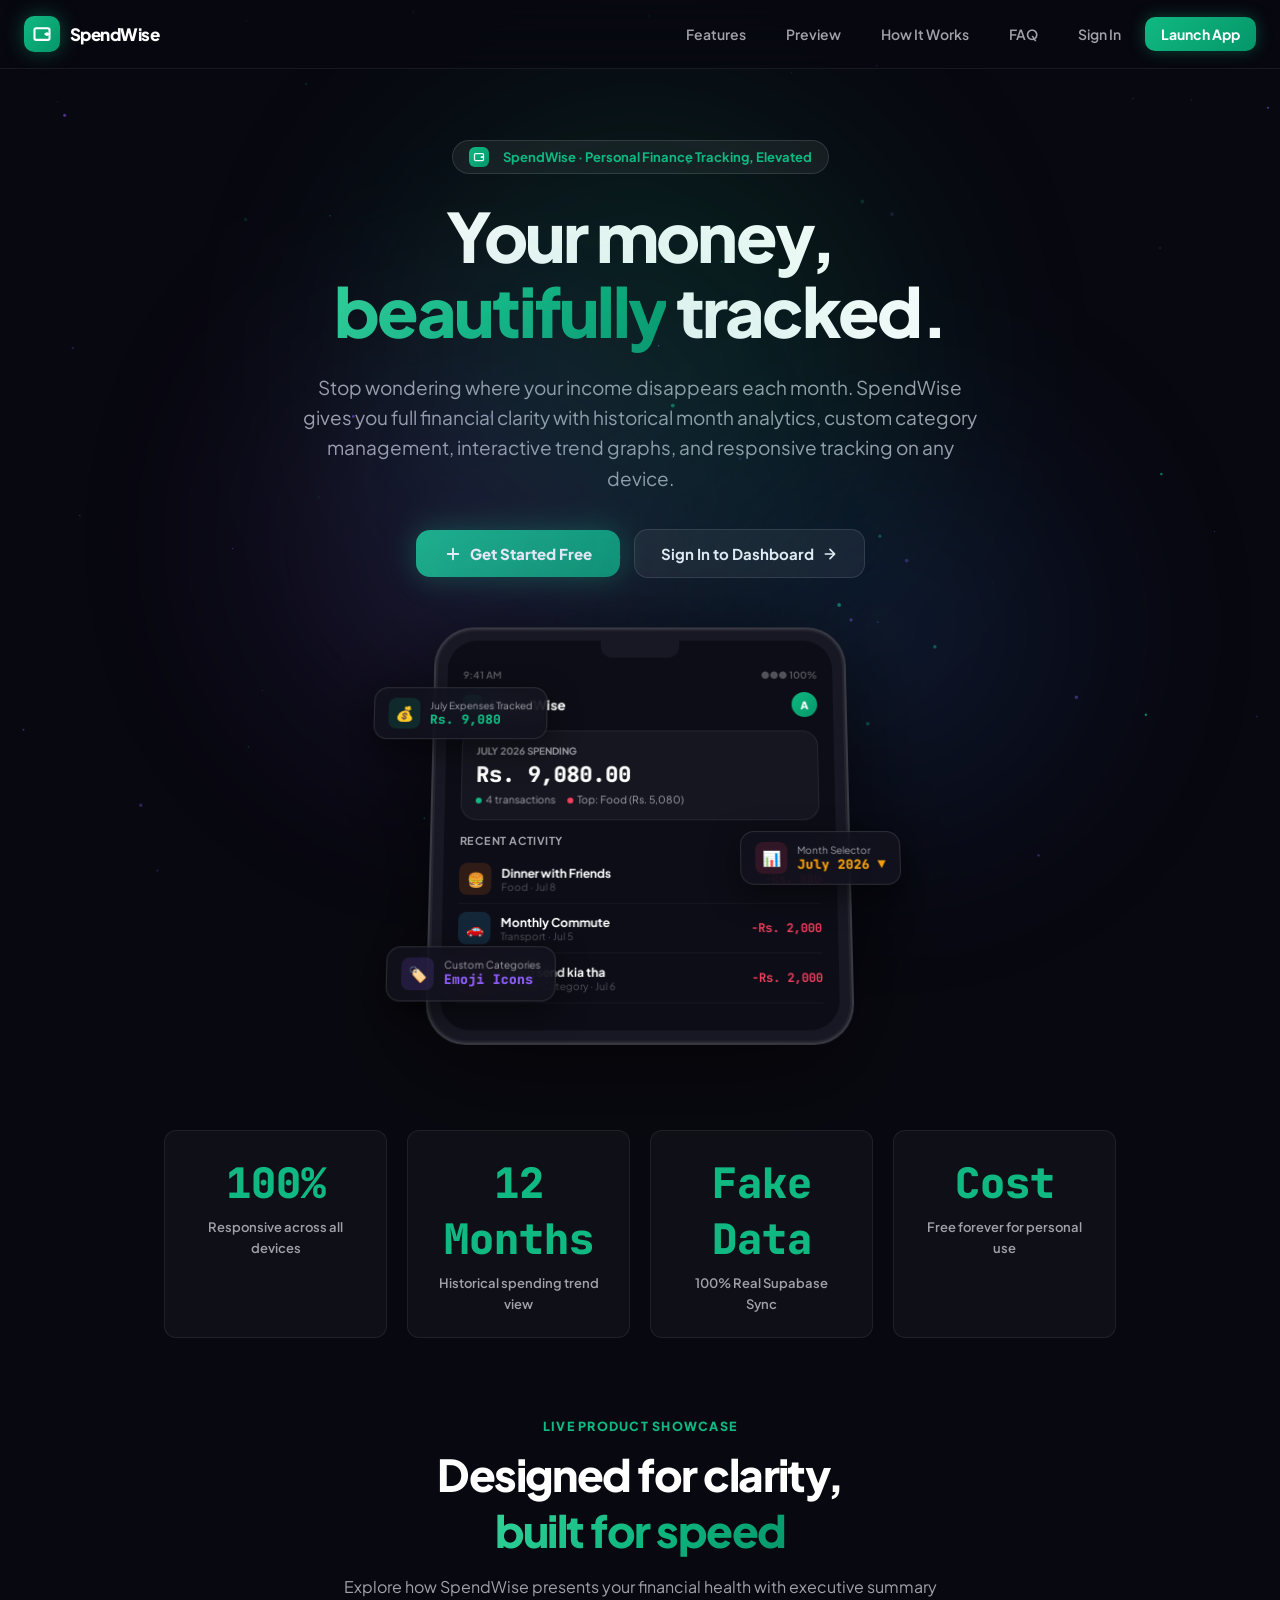
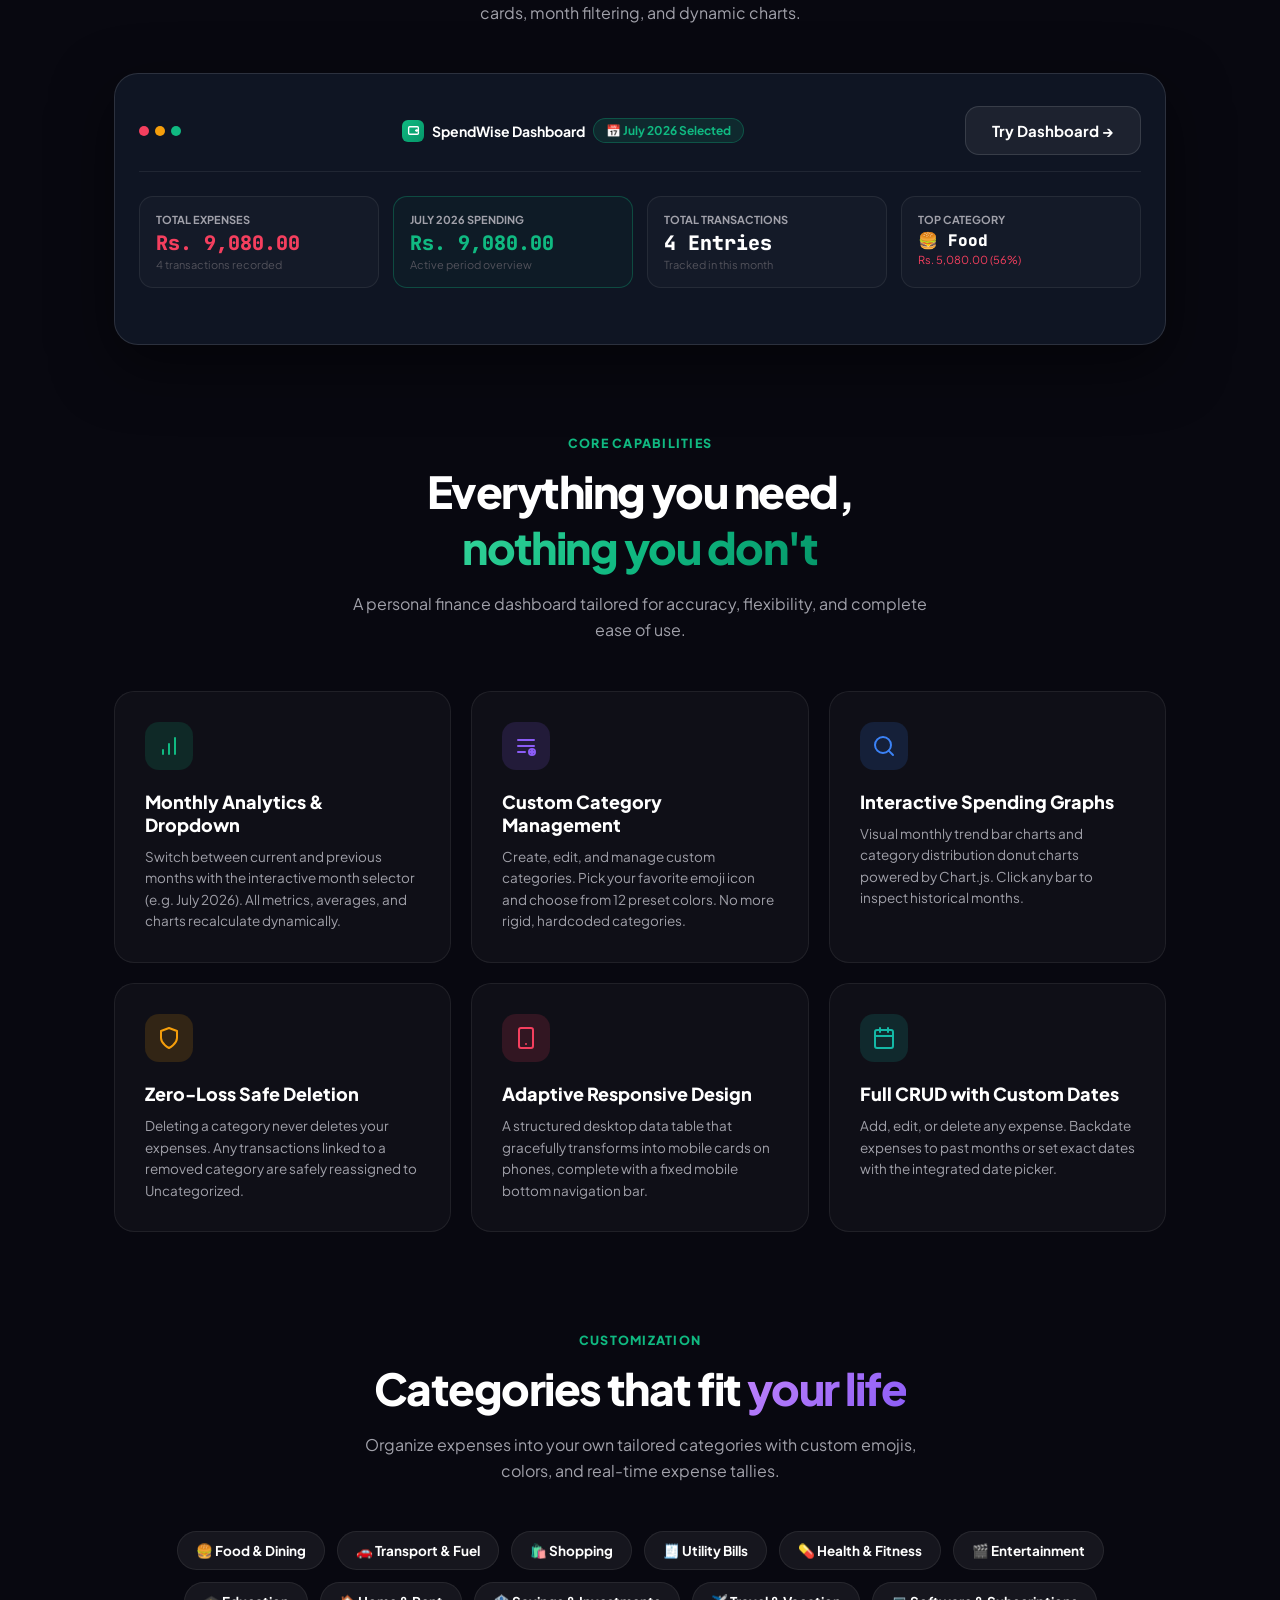
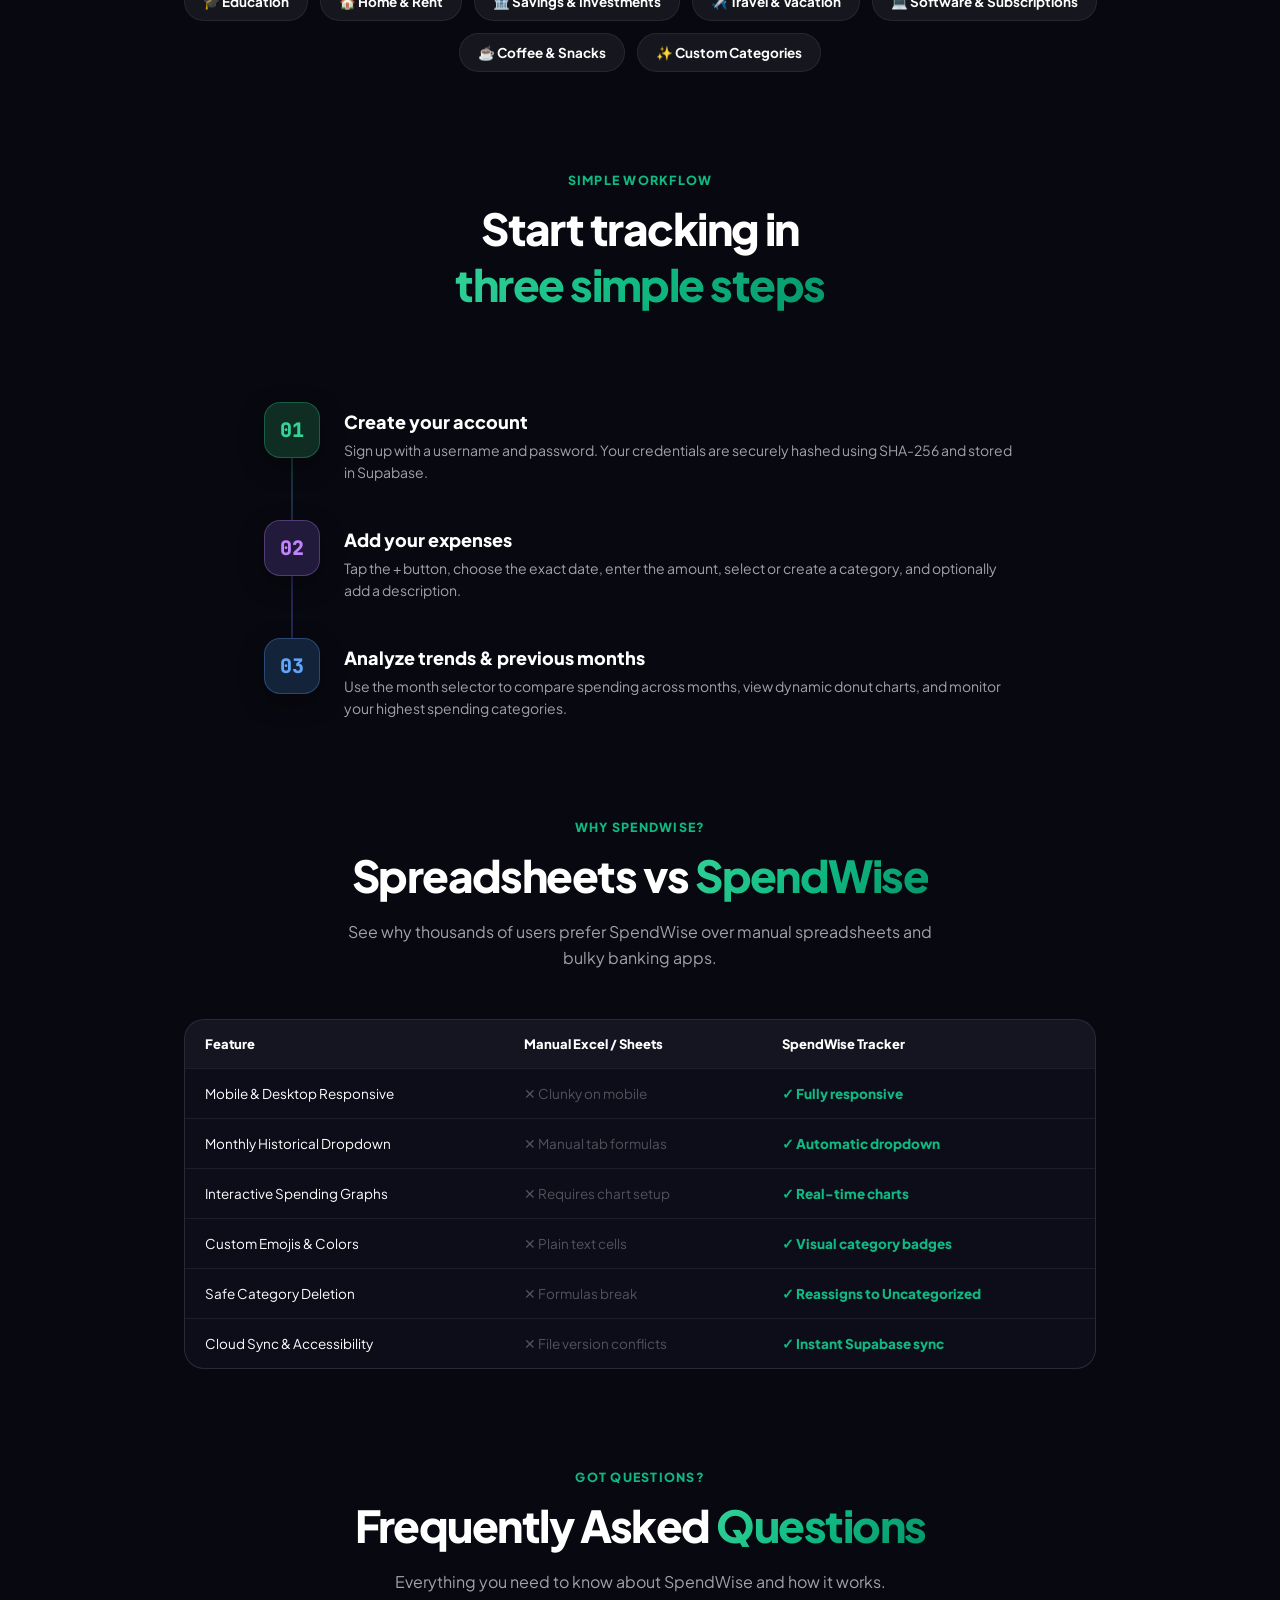
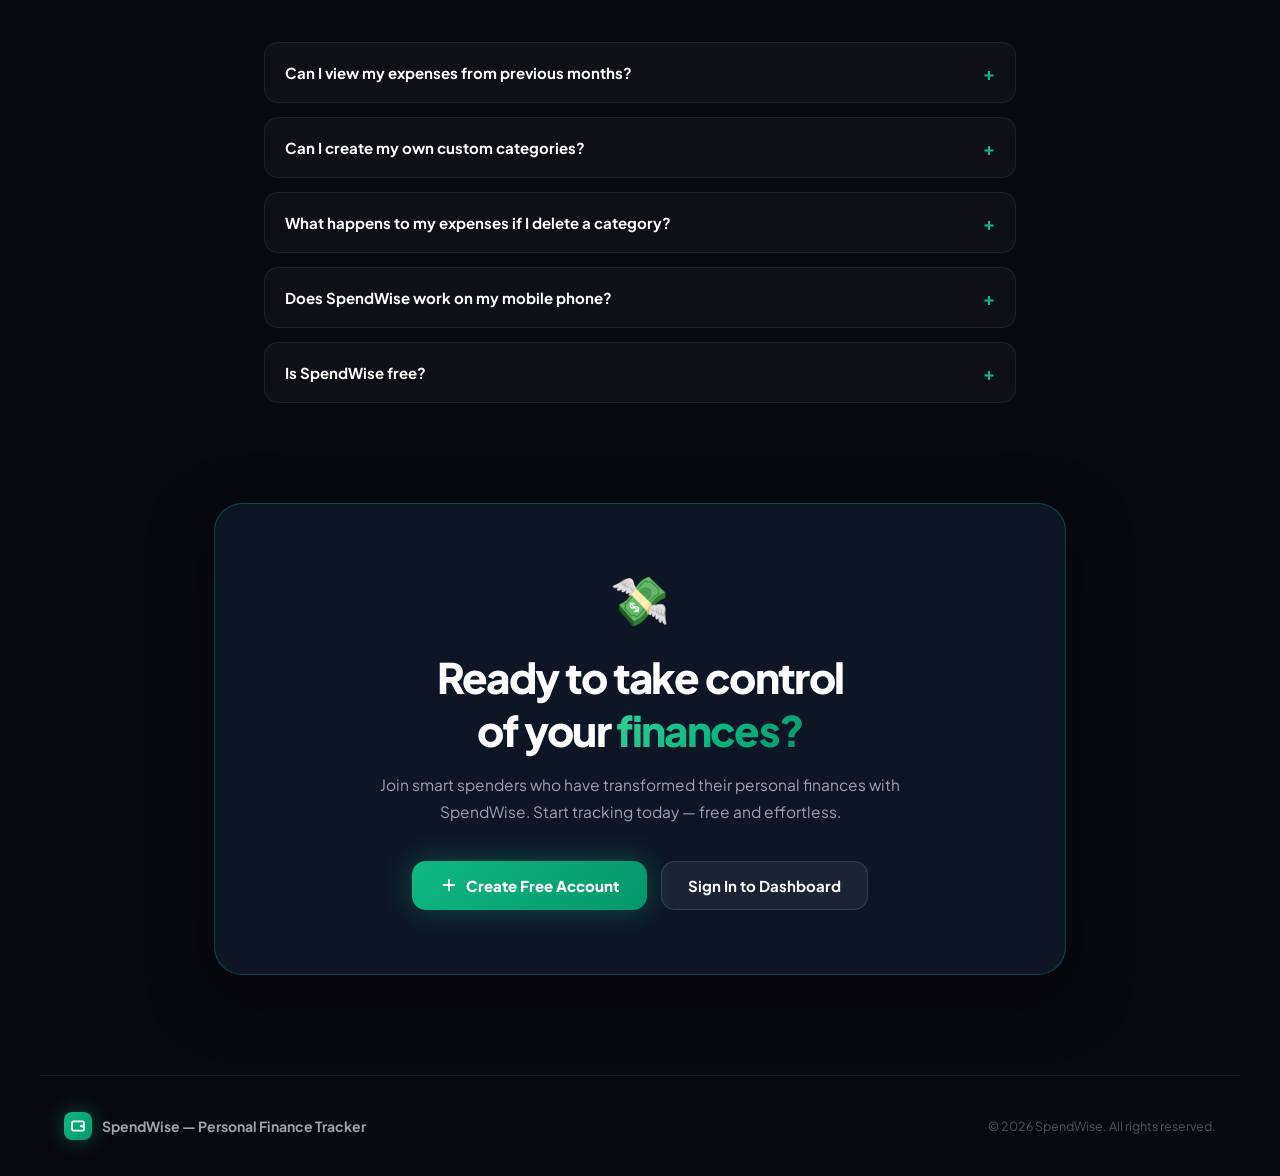
<file: index.html>
<!DOCTYPE html>
<html lang="en">
<head>
<meta charset="UTF-8" />
<meta name="viewport" content="width=device-width, initial-scale=1.0, maximum-scale=1, viewport-fit=cover" />
<title>SpendWise — Smart Personal Finance & Expense Tracker</title>
<meta name="description" content="Take control of your money with SpendWise. Track expenses, analyze monthly trends with interactive charts, manage custom categories, and build better financial habits." />
<link rel="preconnect" href="https://fonts.googleapis.com">
<link rel="preconnect" href="https://fonts.gstatic.com" crossorigin>
<link href="https://fonts.googleapis.com/css2?family=Plus+Jakarta+Sans:wght@400;500;600;700;800;900&family=JetBrains+Mono:wght@400;600;700&display=swap" rel="stylesheet">
<link rel="icon" type="image/svg+xml" href="favicon.svg" />
<link rel="alternate icon" type="image/svg+xml" href="data:image/svg+xml,%3Csvg xmlns='http://www.w3.org/2000/svg' viewBox='0 0 32 32' fill='none'%3E%3Cdefs%3E%3ClinearGradient id='g' x1='0' y1='0' x2='32' y2='32' gradientUnits='userSpaceOnUse'%3E%3Cstop stop-color='%2310b981'/%3E%3Cstop offset='100%25' stop-color='%23059669'/%3E%3C/linearGradient%3E%3C/defs%3E%3Crect width='32' height='32' rx='9' fill='url(%23g)'/%3E%3Cg transform='translate(4, 4)'%3E%3Cpath d='M21 12V7a2 2 0 0 0-2-2H5a2 2 0 0 0-2 2v10a2 2 0 0 0 2 2h14a2 2 0 0 0 2-2v-3' stroke='%23ffffff' stroke-width='2.2' stroke-linecap='round' stroke-linejoin='round'/%3E%3Cpath d='M16 12h5' stroke='%23ffffff' stroke-width='2.2' stroke-linecap='round' stroke-linejoin='round'/%3E%3Ccircle cx='18' cy='12' r='1.2' fill='%23ffffff'/%3E%3C/g%3E%3C/svg%3E" />
<link rel="apple-touch-icon" href="favicon.svg" />
<link rel="stylesheet" href="css/landing.css" />
</head>
<body>

<!-- Interactive Particle Canvas Background -->
<canvas id="bg-canvas"></canvas>

<!-- ════════════ NAVIGATION ════════════ -->
<nav id="main-nav">
  <a href="index.html" class="nav-brand">
    <div class="nav-logo">
      <svg viewBox="0 0 24 24" fill="none" stroke="#fff" stroke-width="2.5" stroke-linecap="round" stroke-linejoin="round">
        <path d="M21 12V7a2 2 0 0 0-2-2H5a2 2 0 0 0-2 2v10a2 2 0 0 0 2 2h14a2 2 0 0 0 2-2v-3"/>
        <path d="M16 12h5"/><circle cx="18" cy="12" r="1" fill="#fff"/>
      </svg>
    </div>
    <span class="nav-name">SpendWise</span>
  </a>
  <div class="nav-links">
    <a href="#features">Features</a>
    <a href="#preview">Preview</a>
    <a href="#how-it-works">How It Works</a>
    <a href="#faq">FAQ</a>
    <a href="app.html?mode=login">Sign In</a>
    <a href="app.html?mode=signup" class="btn-nav-cta">Launch App</a>
  </div>
</nav>

<!-- ════════════ HERO SECTION ════════════ -->
<section class="hero-section">
  <div class="blob blob-1"></div>
  <div class="blob blob-2"></div>
  <div class="blob blob-3"></div>

  <div class="hero-badge">
    <div class="nav-logo" style="width:20px;height:20px;border-radius:6px;box-shadow:none;display:inline-flex;margin-right:6px;">
      <svg viewBox="0 0 24 24" fill="none" stroke="#fff" stroke-width="2.5" stroke-linecap="round" stroke-linejoin="round" style="width:12px;height:12px;">
        <path d="M21 12V7a2 2 0 0 0-2-2H5a2 2 0 0 0-2 2v10a2 2 0 0 0 2 2h14a2 2 0 0 0 2-2v-3"/>
        <path d="M16 12h5"/><circle cx="18" cy="12" r="1" fill="#fff"/>
      </svg>
    </div>
    SpendWise · Personal Finance Tracking, Elevated
  </div>

  <h1 class="hero-title">
    Your money,<br>
    <span class="gradient-text">beautifully</span> tracked.
  </h1>

  <p class="hero-sub">
    Stop wondering where your income disappears each month. SpendWise gives you full financial clarity with historical month analytics, custom category management, interactive trend graphs, and responsive tracking on any device.
  </p>

  <div class="hero-cta">
    <a href="app.html?mode=signup" class="btn-primary" id="cta-signup-hero">
      <svg width="18" height="18" viewBox="0 0 24 24" fill="none" stroke="currentColor" stroke-width="2.5" stroke-linecap="round" stroke-linejoin="round"><path d="M12 5v14M5 12h14"/></svg>
      Get Started Free
    </a>
    <a href="app.html?mode=login" class="btn-secondary" id="cta-login-hero">
      Sign In to Dashboard
      <svg width="16" height="16" viewBox="0 0 24 24" fill="none" stroke="currentColor" stroke-width="2.5" stroke-linecap="round" stroke-linejoin="round"><path d="M5 12h14M12 5l7 7-7 7"/></svg>
    </a>
  </div>

  <!-- 3D Parallax Device Mockup -->
  <div class="mockup-scene">
    <div class="mockup-wrapper">
      <!-- Floating Badges -->
      <div class="float-badge fb-1">
        <div class="fb-icon" style="background:rgba(16,185,129,0.15)">💰</div>
        <div class="fb-text">
          <span class="fb-label">July Expenses Tracked</span>
          <span class="fb-val" style="color:#10b981">Rs. 9,080</span>
        </div>
      </div>
      <div class="float-badge fb-2">
        <div class="fb-icon" style="background:rgba(244,63,94,0.15)">📊</div>
        <div class="fb-text">
          <span class="fb-label">Month Selector</span>
          <span class="fb-val" style="color:#f59e0b">July 2026 ▼</span>
        </div>
      </div>
      <div class="float-badge fb-3">
        <div class="fb-icon" style="background:rgba(139,92,246,0.15)">🏷️</div>
        <div class="fb-text">
          <span class="fb-label">Custom Categories</span>
          <span class="fb-val" style="color:#8b5cf6">Emoji Icons</span>
        </div>
      </div>

      <!-- Phone Mockup Frame -->
      <div class="mock-phone">
        <div class="mock-screen">
          <div class="mock-notch"></div>
          <div class="mock-status">
            <span>9:41 AM</span>
            <span>●●● 100%</span>
          </div>
          <div class="mock-topbar">
            <div style="display:flex;align-items:center;gap:7px;">
              <div class="nav-logo" style="width:20px;height:20px;border-radius:6px;box-shadow:none;display:inline-flex;">
                <svg viewBox="0 0 24 24" fill="none" stroke="#fff" stroke-width="2.5" stroke-linecap="round" stroke-linejoin="round" style="width:12px;height:12px;">
                  <path d="M21 12V7a2 2 0 0 0-2-2H5a2 2 0 0 0-2 2v10a2 2 0 0 0 2 2h14a2 2 0 0 0 2-2v-3"/>
                  <path d="M16 12h5"/><circle cx="18" cy="12" r="1" fill="#fff"/>
                </svg>
              </div>
              <span class="mock-topbar-title">SpendWise</span>
            </div>
            <div class="mock-avatar">A</div>
          </div>
          <div class="mock-balance-card">
            <div class="mock-balance-lbl">July 2026 Spending</div>
            <div class="mock-balance-amt">Rs. 9,080.00</div>
            <div class="mock-balance-row">
              <span><span class="mock-dot" style="background:#10b981"></span>4 transactions</span>
              <span><span class="mock-dot" style="background:#f43f5e"></span>Top: Food (Rs. 5,080)</span>
            </div>
          </div>
          <div class="mock-section-title">Recent Activity</div>
          <div class="mock-tx">
            <div class="mock-tx-icon" style="background:rgba(249,115,22,0.15)">🍔</div>
            <div class="mock-tx-info">
              <div class="mock-tx-name">Dinner with Friends</div>
              <div class="mock-tx-date">Food · Jul 8</div>
            </div>
            <div class="mock-tx-amt">-Rs. 880</div>
          </div>
          <div class="mock-tx">
            <div class="mock-tx-icon" style="background:rgba(56,189,248,0.15)">🚗</div>
            <div class="mock-tx-info">
              <div class="mock-tx-name">Monthly Commute</div>
              <div class="mock-tx-date">Transport · Jul 5</div>
            </div>
            <div class="mock-tx-amt">-Rs. 2,000</div>
          </div>
          <div class="mock-tx">
            <div class="mock-tx-icon" style="background:rgba(244,63,94,0.15)">✨</div>
            <div class="mock-tx-info">
              <div class="mock-tx-name">Again send kia tha</div>
              <div class="mock-tx-date">Custom Category · Jul 6</div>
            </div>
            <div class="mock-tx-amt">-Rs. 2,000</div>
          </div>
          <div style="height:12px;"></div>
        </div>
      </div>
    </div>
  </div>
</section>

<!-- ════════════ STATS BAR ════════════ -->
<div class="stats-bar">
  <div class="stat-item reveal">
    <span class="stat-num" data-target="100" data-suffix="%">0</span>
    <span class="stat-label">Responsive across all devices</span>
  </div>
  <div class="stat-item reveal">
    <span class="stat-num" data-target="12" data-suffix=" Months">0</span>
    <span class="stat-label">Historical spending trend view</span>
  </div>
  <div class="stat-item reveal">
    <span class="stat-num" data-target="0" data-suffix=" Fake Data">0</span>
    <span class="stat-label">100% Real Supabase Sync</span>
  </div>
  <div class="stat-item reveal">
    <span class="stat-num" data-target="0" data-suffix=" Cost">0</span>
    <span class="stat-label">Free forever for personal use</span>
  </div>
</div>

<!-- ════════════ LIVE DASHBOARD PREVIEW ════════════ -->
<section class="preview-section" id="preview">
  <p class="section-label reveal">Live Product Showcase</p>
  <h2 class="section-title reveal">Designed for clarity,<br><span class="gradient-text">built for speed</span></h2>
  <p class="section-sub reveal">Explore how SpendWise presents your financial health with executive summary cards, month filtering, and dynamic charts.</p>

  <div class="preview-card reveal">
    <div class="preview-header-bar">
      <div class="preview-dots">
        <span style="background:#f43f5e;"></span>
        <span style="background:#f59e0b;"></span>
        <span style="background:#10b981;"></span>
      </div>
      <div class="preview-title-wrap">
        <div class="nav-logo" style="width:22px;height:22px;border-radius:6px;box-shadow:none;display:inline-flex;">
          <svg viewBox="0 0 24 24" fill="none" stroke="#fff" stroke-width="2.5" stroke-linecap="round" stroke-linejoin="round" style="width:13px;height:13px;">
            <path d="M21 12V7a2 2 0 0 0-2-2H5a2 2 0 0 0-2 2v10a2 2 0 0 0 2 2h14a2 2 0 0 0 2-2v-3"/>
            <path d="M16 12h5"/><circle cx="18" cy="12" r="1" fill="#fff"/>
          </svg>
        </div>
        <span style="font-weight:700;color:#fff;">SpendWise Dashboard</span>
        <span class="preview-month-badge">📅 July 2026 Selected</span>
      </div>
      <a href="app.html" class="btn btn-secondary btn-sm" style="color:#fff;">Try Dashboard →</a>
    </div>

    <div class="preview-metrics-row">
      <div class="p-metric-card">
        <div class="p-metric-lbl">Total Expenses</div>
        <div class="p-metric-val mono" style="color:var(--coral);">Rs. 9,080.00</div>
        <div class="p-metric-sub">4 transactions recorded</div>
      </div>
      <div class="p-metric-card" style="border-color:rgba(16,185,129,0.3); background:rgba(16,185,129,0.04);">
        <div class="p-metric-lbl">July 2026 Spending</div>
        <div class="p-metric-val mono" style="color:#10b981;">Rs. 9,080.00</div>
        <div class="p-metric-sub">Active period overview</div>
      </div>
      <div class="p-metric-card">
        <div class="p-metric-lbl">Total Transactions</div>
        <div class="p-metric-val mono">4 Entries</div>
        <div class="p-metric-sub">Tracked in this month</div>
      </div>
      <div class="p-metric-card">
        <div class="p-metric-lbl">Top Category</div>
        <div class="p-metric-val" style="font-size:16px;">🍔 Food</div>
        <div class="p-metric-sub mono" style="color:var(--coral);">Rs. 5,080.00 (56%)</div>
      </div>
    </div>
  </div>
</section>

<!-- ════════════ FEATURES SECTION ════════════ -->
<section class="features-section" id="features">
  <p class="section-label reveal">Core Capabilities</p>
  <h2 class="section-title reveal">
    Everything you need,<br><span class="gradient-text">nothing you don't</span>
  </h2>
  <p class="section-sub reveal">A personal finance dashboard tailored for accuracy, flexibility, and complete ease of use.</p>

  <div class="features-grid">
    <div class="feat-card reveal">
      <div class="feat-icon-wrap ic-green">
        <svg viewBox="0 0 24 24" fill="none" stroke="currentColor" stroke-width="2" stroke-linecap="round" stroke-linejoin="round">
          <path d="M12 20V10M18 20V4M6 20v-4"/>
        </svg>
      </div>
      <div class="feat-title">Monthly Analytics & Dropdown</div>
      <p class="feat-desc">Switch between current and previous months with the interactive month selector (e.g. July 2026). All metrics, averages, and charts recalculate dynamically.</p>
    </div>

    <div class="feat-card reveal">
      <div class="feat-icon-wrap ic-purple">
        <svg viewBox="0 0 24 24" fill="none" stroke="currentColor" stroke-width="2" stroke-linecap="round" stroke-linejoin="round">
          <path d="M4 6h16M4 12h16M4 18h7"/><circle cx="18" cy="18" r="3"/><path d="M18 16v4m-2-2h4"/>
        </svg>
      </div>
      <div class="feat-title">Custom Category Management</div>
      <p class="feat-desc">Create, edit, and manage custom categories. Pick your favorite emoji icon and choose from 12 preset colors. No more rigid, hardcoded categories.</p>
    </div>

    <div class="feat-card reveal">
      <div class="feat-icon-wrap ic-blue">
        <svg viewBox="0 0 24 24" fill="none" stroke="currentColor" stroke-width="2" stroke-linecap="round" stroke-linejoin="round">
          <circle cx="11" cy="11" r="8"/><line x1="21" y1="21" x2="16.65" y2="16.65"/>
        </svg>
      </div>
      <div class="feat-title">Interactive Spending Graphs</div>
      <p class="feat-desc">Visual monthly trend bar charts and category distribution donut charts powered by Chart.js. Click any bar to inspect historical months.</p>
    </div>

    <div class="feat-card reveal">
      <div class="feat-icon-wrap ic-gold">
        <svg viewBox="0 0 24 24" fill="none" stroke="currentColor" stroke-width="2" stroke-linecap="round" stroke-linejoin="round">
          <path d="M12 22s8-4 8-10V5l-8-3-8 3v7c0 6 8 10 8 10z"/>
        </svg>
      </div>
      <div class="feat-title">Zero-Loss Safe Deletion</div>
      <p class="feat-desc">Deleting a category never deletes your expenses. Any transactions linked to a removed category are safely reassigned to Uncategorized.</p>
    </div>

    <div class="feat-card reveal">
      <div class="feat-icon-wrap ic-coral">
        <svg viewBox="0 0 24 24" fill="none" stroke="currentColor" stroke-width="2" stroke-linecap="round" stroke-linejoin="round">
          <rect x="5" y="2" width="14" height="20" rx="2" ry="2"/><line x1="12" y1="18" x2="12.01" y2="18"/>
        </svg>
      </div>
      <div class="feat-title">Adaptive Responsive Design</div>
      <p class="feat-desc">A structured desktop data table that gracefully transforms into mobile cards on phones, complete with a fixed mobile bottom navigation bar.</p>
    </div>

    <div class="feat-card reveal">
      <div class="feat-icon-wrap ic-teal">
        <svg viewBox="0 0 24 24" fill="none" stroke="currentColor" stroke-width="2" stroke-linecap="round" stroke-linejoin="round">
          <rect x="3" y="4" width="18" height="18" rx="2" ry="2"/><line x1="16" y1="2" x2="16" y2="6"/><line x1="8" y1="2" x2="8" y2="6"/><line x1="3" y1="10" x2="21" y2="10"/>
        </svg>
      </div>
      <div class="feat-title">Full CRUD with Custom Dates</div>
      <p class="feat-desc">Add, edit, or delete any expense. Backdate expenses to past months or set exact dates with the integrated date picker.</p>
    </div>
  </div>
</section>

<!-- ════════════ CATEGORY SHOWCASE ════════════ -->
<section class="cat-showcase-section">
  <p class="section-label reveal">Customization</p>
  <h2 class="section-title reveal">Categories that fit <span class="gradient-text-purple">your life</span></h2>
  <p class="section-sub reveal">Organize expenses into your own tailored categories with custom emojis, colors, and real-time expense tallies.</p>

  <div class="cat-pills-wrap reveal">
    <div class="demo-cat-pill">🍔 Food & Dining</div>
    <div class="demo-cat-pill">🚗 Transport & Fuel</div>
    <div class="demo-cat-pill">🛍️ Shopping</div>
    <div class="demo-cat-pill">🧾 Utility Bills</div>
    <div class="demo-cat-pill">💊 Health & Fitness</div>
    <div class="demo-cat-pill">🎬 Entertainment</div>
    <div class="demo-cat-pill">🎓 Education</div>
    <div class="demo-cat-pill">🏠 Home & Rent</div>
    <div class="demo-cat-pill">🏦 Savings & Investments</div>
    <div class="demo-cat-pill">✈️ Travel & Vacation</div>
    <div class="demo-cat-pill">💻 Software & Subscriptions</div>
    <div class="demo-cat-pill">☕ Coffee & Snacks</div>
    <div class="demo-cat-pill">✨ Custom Categories</div>
  </div>
</section>

<!-- ════════════ HOW IT WORKS ════════════ -->
<section class="how-section" id="how-it-works">
  <p class="section-label reveal">Simple Workflow</p>
  <h2 class="section-title reveal">Start tracking in<br><span class="gradient-text">three simple steps</span></h2>
  <p class="section-sub reveal">No bank account linking required. Full control, complete security, instant setup.</p>

  <div class="steps">
    <div class="step">
      <div class="step-num sn-1">01</div>
      <div class="step-content">
        <div class="step-title">Create your account</div>
        <p class="step-desc">Sign up with a username and password. Your credentials are securely hashed using SHA-256 and stored in Supabase.</p>
      </div>
    </div>
    <div class="step">
      <div class="step-num sn-2">02</div>
      <div class="step-content">
        <div class="step-title">Add your expenses</div>
        <p class="step-desc">Tap the + button, choose the exact date, enter the amount, select or create a category, and optionally add a description.</p>
      </div>
    </div>
    <div class="step">
      <div class="step-num sn-3">03</div>
      <div class="step-content">
        <div class="step-title">Analyze trends & previous months</div>
        <p class="step-desc">Use the month selector to compare spending across months, view dynamic donut charts, and monitor your highest spending categories.</p>
      </div>
    </div>
  </div>
</section>

<!-- ════════════ COMPARISON TABLE ════════════ -->
<section class="comp-section">
  <p class="section-label reveal">Why SpendWise?</p>
  <h2 class="section-title reveal">Spreadsheets vs <span class="gradient-text">SpendWise</span></h2>
  <p class="section-sub reveal">See why thousands of users prefer SpendWise over manual spreadsheets and bulky banking apps.</p>

  <div class="comp-table-wrap reveal">
    <table class="comp-table">
      <thead>
        <tr>
          <th>Feature</th>
          <th>Manual Excel / Sheets</th>
          <th>SpendWise Tracker</th>
        </tr>
      </thead>
      <tbody>
        <tr>
          <td>Mobile & Desktop Responsive</td>
          <td class="comp-cross">✕ Clunky on mobile</td>
          <td class="comp-check">✓ Fully responsive</td>
        </tr>
        <tr>
          <td>Monthly Historical Dropdown</td>
          <td class="comp-cross">✕ Manual tab formulas</td>
          <td class="comp-check">✓ Automatic dropdown</td>
        </tr>
        <tr>
          <td>Interactive Spending Graphs</td>
          <td class="comp-cross">✕ Requires chart setup</td>
          <td class="comp-check">✓ Real-time charts</td>
        </tr>
        <tr>
          <td>Custom Emojis & Colors</td>
          <td class="comp-cross">✕ Plain text cells</td>
          <td class="comp-check">✓ Visual category badges</td>
        </tr>
        <tr>
          <td>Safe Category Deletion</td>
          <td class="comp-cross">✕ Formulas break</td>
          <td class="comp-check">✓ Reassigns to Uncategorized</td>
        </tr>
        <tr>
          <td>Cloud Sync & Accessibility</td>
          <td class="comp-cross">✕ File version conflicts</td>
          <td class="comp-check">✓ Instant Supabase sync</td>
        </tr>
      </tbody>
    </table>
  </div>
</section>

<!-- ════════════ FAQ ACCORDION ════════════ -->
<section class="faq-section" id="faq">
  <p class="section-label reveal">Got Questions?</p>
  <h2 class="section-title reveal">Frequently Asked <span class="gradient-text">Questions</span></h2>
  <p class="section-sub reveal">Everything you need to know about SpendWise and how it works.</p>

  <div class="faq-list">
    <div class="faq-item reveal">
      <div class="faq-question">
        <span>Can I view my expenses from previous months?</span>
        <span class="faq-toggle">+</span>
      </div>
      <div class="faq-answer">
        Yes! In both the Dashboard and Analytics sections, you can open the month dropdown selector or use the Previous/Next buttons to explore any historical month (e.g., July 2026). All metrics, charts, and transaction lists update dynamically.
      </div>
    </div>

    <div class="faq-item reveal">
      <div class="faq-question">
        <span>Can I create my own custom categories?</span>
        <span class="faq-toggle">+</span>
      </div>
      <div class="faq-answer">
        Absolutely. SpendWise allows you to create custom categories with your own custom labels, emoji icons (like 🍔, 🚗, ✈️, 💻), and custom color dots from our 12-color palette.
      </div>
    </div>

    <div class="faq-item reveal">
      <div class="faq-question">
        <span>What happens to my expenses if I delete a category?</span>
        <span class="faq-toggle">+</span>
      </div>
      <div class="faq-answer">
        Your expenses are 100% safe. SpendWise will prompt you and automatically reassign all existing transactions in that category to "Uncategorized" so that zero expense history is lost.
      </div>
    </div>

    <div class="faq-item reveal">
      <div class="faq-question">
        <span>Does SpendWise work on my mobile phone?</span>
        <span class="faq-toggle">+</span>
      </div>
      <div class="faq-answer">
        Yes! The interface is built with responsive CSS Grid and Flexbox, featuring touch-friendly cards, slide-up modal sheets, and a dedicated bottom navigation bar on mobile screens.
      </div>
    </div>

    <div class="faq-item reveal">
      <div class="faq-question">
        <span>Is SpendWise free?</span>
        <span class="faq-toggle">+</span>
      </div>
      <div class="faq-answer">
        SpendWise is completely free for personal use with unlimited transaction tracking, custom categories, and analytics.
      </div>
    </div>
  </div>
</section>

<!-- ════════════ FINAL CALL TO ACTION ════════════ -->
<section class="cta-section">
  <div class="cta-card reveal">
    <span class="cta-emoji">💸</span>
    <h2 class="cta-title">Ready to take control<br>of your <span class="gradient-text">finances?</span></h2>
    <p class="cta-sub">Join smart spenders who have transformed their personal finances with SpendWise. Start tracking today — free and effortless.</p>
    <div class="cta-btns">
      <a href="app.html?mode=signup" class="btn-primary" id="cta-signup-bottom">
        <svg width="18" height="18" viewBox="0 0 24 24" fill="none" stroke="currentColor" stroke-width="2.5" stroke-linecap="round" stroke-linejoin="round"><path d="M12 5v14M5 12h14"/></svg>
        Create Free Account
      </a>
      <a href="app.html?mode=login" class="btn-secondary" id="cta-login-bottom">
        Sign In to Dashboard
      </a>
    </div>
  </div>
</section>

<!-- ════════════ FOOTER ════════════ -->
<footer>
  <div class="footer-brand">
    <div class="nav-logo" style="width:28px;height:28px;border-radius:8px;">
      <svg viewBox="0 0 24 24" fill="none" stroke="#fff" stroke-width="2.5" stroke-linecap="round" stroke-linejoin="round" style="width:16px;height:16px;">
        <path d="M21 12V7a2 2 0 0 0-2-2H5a2 2 0 0 0-2 2v10a2 2 0 0 0 2 2h14a2 2 0 0 0 2-2v-3"/>
        <path d="M16 12h5"/><circle cx="18" cy="12" r="1" fill="#fff"/>
      </svg>
    </div>
    SpendWise — Personal Finance Tracker
  </div>
  <span class="footer-copy">© 2026 SpendWise. All rights reserved.</span>
</footer>

<!-- ════════════ SCRIPTS ════════════ -->
<script>
/* Particle Canvas Background */
(function() {
  const canvas = document.getElementById('bg-canvas');
  if (!canvas) return;
  const ctx = canvas.getContext('2d');
  let W, H, particles = [];

  function resize() {
    W = canvas.width = window.innerWidth;
    H = canvas.height = window.innerHeight;
  }

  function Particle() {
    this.x = Math.random() * W;
    this.y = Math.random() * H;
    this.vx = (Math.random() - 0.5) * 0.3;
    this.vy = (Math.random() - 0.5) * 0.3;
    this.r = Math.random() * 1.5 + 0.5;
    this.alpha = Math.random() * 0.5 + 0.15;
    this.color = Math.random() > 0.6 ? '16,185,129' : '139,92,246';
  }

  Particle.prototype.update = function() {
    this.x += this.vx; this.y += this.vy;
    if (this.x < 0) this.x = W;
    if (this.x > W) this.x = 0;
    if (this.y < 0) this.y = H;
    if (this.y > H) this.y = 0;
  };

  function init() {
    resize();
    particles = Array.from({length: 60}, () => new Particle());
  }

  function draw() {
    ctx.clearRect(0, 0, W, H);
    for (let i = 0; i < particles.length; i++) {
      for (let j = i + 1; j < particles.length; j++) {
        const p = particles[i], q = particles[j];
        const dx = p.x - q.x, dy = p.y - q.y;
        const dist = Math.sqrt(dx*dx + dy*dy);
        if (dist < 110) {
          ctx.beginPath();
          ctx.strokeStyle = `rgba(16,185,129,${0.06 * (1 - dist/110)})`;
          ctx.lineWidth = 0.5;
          ctx.moveTo(p.x, p.y);
          ctx.lineTo(q.x, q.y);
          ctx.stroke();
        }
      }
      const p = particles[i];
      ctx.beginPath();
      ctx.arc(p.x, p.y, p.r, 0, Math.PI*2);
      ctx.fillStyle = `rgba(${p.color},${p.alpha})`;
      ctx.fill();
      p.update();
    }
    requestAnimationFrame(draw);
  }

  window.addEventListener('resize', resize);
  init();
  draw();
})();

/* Scroll Reveal */
const revealObserver = new IntersectionObserver((entries) => {
  entries.forEach(entry => {
    if (entry.isIntersecting) {
      entry.target.classList.add('visible');
      revealObserver.unobserve(entry.target);
    }
  });
}, { threshold: 0.1, rootMargin: '0px 0px -40px 0px' });
document.querySelectorAll('.reveal').forEach(el => revealObserver.observe(el));

/* Animated Number Counters */
const countObserver = new IntersectionObserver((entries) => {
  entries.forEach(entry => {
    if (entry.isIntersecting) {
      const el = entry.target;
      const target = parseInt(el.dataset.target, 10);
      const suffix = el.dataset.suffix || '';
      let current = 0;
      if (target === 0) {
        el.textContent = suffix;
        countObserver.unobserve(el);
        return;
      }
      const step = Math.max(target / 40, 1);
      const timer = setInterval(() => {
        current += step;
        if (current >= target) {
          current = target;
          clearInterval(timer);
        }
        el.textContent = Math.floor(current).toLocaleString() + suffix;
      }, 25);
      countObserver.unobserve(el);
    }
  });
}, { threshold: 0.5 });
document.querySelectorAll('.stat-num[data-target]').forEach(el => countObserver.observe(el));

/* 3D Parallax on Mockup */
const wrapper = document.querySelector('.mockup-wrapper');
if (wrapper) {
  document.addEventListener('mousemove', (e) => {
    const cx = window.innerWidth / 2;
    const cy = window.innerHeight / 2;
    const dx = (e.clientX - cx) / cx;
    const dy = (e.clientY - cy) / cy;
    wrapper.style.transform = `rotateX(${8 - dy*6}deg) rotateY(${dx*8}deg) translateY(-8px)`;
  });
  document.addEventListener('mouseleave', () => {
    wrapper.style.transform = '';
  });
}

/* FAQ Accordion Toggle */
document.querySelectorAll('.faq-item').forEach(item => {
  item.addEventListener('click', () => {
    const isOpen = item.classList.contains('open');
    document.querySelectorAll('.faq-item').forEach(other => other.classList.remove('open'));
    if (!isOpen) item.classList.add('open');
  });
});

/* Nav background on scroll */
window.addEventListener('scroll', () => {
  const nav = document.getElementById('main-nav');
  if (nav) {
    if (window.scrollY > 40) nav.classList.add('scrolled');
    else nav.classList.remove('scrolled');
  }
});
</script>

</body>
</html>
</file>
<file: css/landing.css>
@import url('https://fonts.googleapis.com/css2?family=Plus+Jakarta+Sans:wght@400;500;600;700;800;900&family=JetBrains+Mono:wght@400;600;700&display=swap');

:root {
  --bg: #080810;
  --bg2: #0d0d1a;
  --accent: #10b981;
  --accent2: #059669;
  --purple: #8b5cf6;
  --blue: #3b82f6;
  --coral: #f43f5e;
  --gold: #f59e0b;
  --text: #ffffff;
  --text2: #a1a1aa;
  --text3: #52525b;
  --border: rgba(255,255,255,0.07);
  --border2: rgba(255,255,255,0.12);
  --glass: rgba(255,255,255,0.03);
  --glass2: rgba(255,255,255,0.06);
  --radius: 20px;
  --radius-sm: 12px;
}

*, *::before, *::after {
  box-sizing: border-box;
  margin: 0;
  padding: 0;
}

html {
  scroll-behavior: smooth;
}

body {
  background: var(--bg);
  color: var(--text);
  font-family: 'Plus Jakarta Sans', -apple-system, sans-serif;
  overflow-x: hidden;
  min-height: 100vh;
}

/* ═══════════════════════════════════════
   CANVAS BACKGROUND
═══════════════════════════════════════ */
#bg-canvas {
  position: fixed;
  inset: 0;
  z-index: 0;
  pointer-events: none;
}

/* ═══════════════════════════════════════
   NAV
═══════════════════════════════════════ */
nav {
  position: fixed;
  top: 0;
  left: 0;
  right: 0;
  z-index: 100;
  padding: 16px 24px;
  display: flex;
  align-items: center;
  justify-content: space-between;
  background: rgba(8, 8, 16, 0.7);
  backdrop-filter: blur(24px);
  -webkit-backdrop-filter: blur(24px);
  border-bottom: 1px solid var(--border);
  transition: all 0.3s ease;
}

nav.scrolled {
  background: rgba(8, 8, 16, 0.9);
  border-bottom-color: var(--border2);
}

.nav-brand {
  display: flex;
  align-items: center;
  gap: 10px;
  text-decoration: none;
}

.nav-logo {
  width: 36px;
  height: 36px;
  border-radius: 10px;
  background: linear-gradient(135deg, var(--accent), var(--accent2));
  display: flex;
  align-items: center;
  justify-content: center;
  box-shadow: 0 0 20px rgba(16,185,129,0.4);
  flex-shrink: 0;
}

.nav-logo svg {
  width: 20px;
  height: 20px;
}

.nav-name {
  font-size: 17px;
  font-weight: 800;
  color: var(--text);
  letter-spacing: -0.03em;
}

.nav-links {
  display: flex;
  align-items: center;
  gap: 8px;
}

.nav-links a {
  text-decoration: none;
  color: var(--text2);
  font-size: 14px;
  font-weight: 600;
  padding: 8px 16px;
  border-radius: 10px;
  transition: all 0.2s ease;
}

.nav-links a:hover {
  color: var(--text);
  background: var(--glass);
}

.btn-nav-cta {
  background: linear-gradient(135deg, var(--accent), var(--accent2)) !important;
  color: #fff !important;
  font-weight: 700 !important;
  box-shadow: 0 0 16px rgba(16,185,129,0.35);
}

.btn-nav-cta:hover {
  transform: translateY(-1px);
  box-shadow: 0 0 24px rgba(16,185,129,0.5);
}

/* ═══════════════════════════════════════
   HERO
═══════════════════════════════════════ */
.hero-section {
  position: relative;
  z-index: 1;
  padding: 140px 24px 80px;
  text-align: center;
  max-width: 1200px;
  margin: 0 auto;
}

.blob {
  position: absolute;
  border-radius: 50%;
  filter: blur(120px);
  opacity: 0.15;
  pointer-events: none;
}
.blob-1 {
  width: 500px;
  height: 500px;
  background: var(--accent);
  top: 10%;
  left: 50%;
  transform: translateX(-50%);
}
.blob-2 {
  width: 400px;
  height: 400px;
  background: var(--purple);
  top: 30%;
  left: 20%;
}
.blob-3 {
  width: 350px;
  height: 350px;
  background: var(--blue);
  top: 40%;
  right: 15%;
}

.hero-badge {
  display: inline-flex;
  align-items: center;
  gap: 8px;
  padding: 6px 16px;
  background: var(--glass2);
  border: 1px solid var(--border2);
  border-radius: 999px;
  font-size: 13px;
  font-weight: 700;
  color: var(--accent);
  margin-bottom: 24px;
  animation: fadeInDown 0.8s ease;
}

.badge-dot {
  width: 7px;
  height: 7px;
  border-radius: 50%;
  background: var(--accent);
  box-shadow: 0 0 8px var(--accent);
  animation: pulseDot 2s infinite;
}

@keyframes pulseDot {
  0%, 100% { transform: scale(1); opacity: 1; }
  50% { transform: scale(1.4); opacity: 0.7; }
}

.hero-title {
  font-size: clamp(38px, 6.5vw, 68px);
  font-weight: 900;
  line-height: 1.1;
  letter-spacing: -0.04em;
  margin-bottom: 24px;
  animation: fadeInUp 0.8s ease;
}

.gradient-text {
  background: linear-gradient(135deg, #34d399 0%, #10b981 50%, #059669 100%);
  -webkit-background-clip: text;
  -webkit-text-fill-color: transparent;
}

.gradient-text-purple {
  background: linear-gradient(135deg, #c084fc 0%, #8b5cf6 100%);
  -webkit-background-clip: text;
  -webkit-text-fill-color: transparent;
}

.hero-sub {
  font-size: clamp(16px, 2.2vw, 19px);
  color: var(--text2);
  max-width: 680px;
  margin: 0 auto 36px;
  line-height: 1.6;
  animation: fadeInUp 0.8s ease 0.1s both;
}

.hero-cta {
  display: flex;
  align-items: center;
  justify-content: center;
  gap: 14px;
  flex-wrap: wrap;
  margin-bottom: 50px;
  animation: fadeInUp 0.8s ease 0.2s both;
}

.btn-primary {
  display: inline-flex;
  align-items: center;
  gap: 8px;
  background: linear-gradient(135deg, var(--accent), var(--accent2));
  color: #fff;
  text-decoration: none;
  font-size: 15px;
  font-weight: 800;
  padding: 14px 28px;
  border-radius: 14px;
  box-shadow: 0 0 30px rgba(16,185,129,0.35);
  transition: all 0.25s ease;
}
.btn-primary:hover {
  transform: translateY(-2px);
  box-shadow: 0 0 45px rgba(16,185,129,0.5);
}

.btn-secondary {
  display: inline-flex;
  align-items: center;
  gap: 8px;
  background: var(--glass2);
  border: 1px solid var(--border2);
  color: var(--text);
  text-decoration: none;
  font-size: 15px;
  font-weight: 700;
  padding: 14px 26px;
  border-radius: 14px;
  transition: all 0.25s ease;
}
.btn-secondary:hover {
  background: rgba(255,255,255,0.1);
  border-color: rgba(255,255,255,0.25);
  transform: translateY(-2px);
}

/* ═══════════════════════════════════════
   MOCKUP PREVIEW
═══════════════════════════════════════ */
.mockup-scene {
  position: relative;
  max-width: 420px;
  margin: 0 auto;
  perspective: 1200px;
  animation: fadeInUp 1s ease 0.3s both;
}

.mockup-wrapper {
  position: relative;
  transform: rotateX(8deg) translateY(-8px);
  transition: transform 0.3s ease;
  filter: drop-shadow(0 25px 50px rgba(0,0,0,0.6));
}

.mock-phone {
  background: #181824;
  border: 2px solid rgba(255,255,255,0.15);
  border-radius: 40px;
  padding: 12px;
  box-shadow: inset 0 0 0 2px rgba(255,255,255,0.05);
}

.mock-screen {
  background: #0d0d17;
  border-radius: 30px;
  overflow: hidden;
  padding: 14px 16px;
  text-align: left;
}

.mock-notch {
  width: 80px;
  height: 18px;
  background: #181824;
  border-radius: 0 0 12px 12px;
  margin: -14px auto 12px;
}

.mock-status {
  display: flex;
  justify-content: space-between;
  font-size: 10px;
  color: var(--text3);
  font-weight: 700;
  margin-bottom: 12px;
}

.mock-topbar {
  display: flex;
  align-items: center;
  justify-content: space-between;
  margin-bottom: 14px;
}
.mock-topbar-title {
  font-size: 14px;
  font-weight: 800;
}
.mock-avatar {
  width: 26px;
  height: 26px;
  border-radius: 50%;
  background: linear-gradient(135deg, var(--accent), var(--accent2));
  display: flex;
  align-items: center;
  justify-content: center;
  font-size: 11px;
  font-weight: 800;
}

.mock-balance-card {
  background: rgba(255,255,255,0.04);
  border: 1px solid var(--border);
  border-radius: 16px;
  padding: 14px;
  margin-bottom: 14px;
}
.mock-balance-lbl {
  font-size: 10px;
  color: var(--text2);
  text-transform: uppercase;
  font-weight: 700;
}
.mock-balance-amt {
  font-size: 22px;
  font-weight: 800;
  font-family: 'JetBrains Mono', monospace;
  color: #fff;
  margin: 4px 0;
}
.mock-balance-row {
  display: flex;
  gap: 12px;
  font-size: 10.5px;
  color: var(--text2);
}
.mock-dot {
  display: inline-block;
  width: 6px;
  height: 6px;
  border-radius: 50%;
  margin-right: 4px;
}

.mock-section-title {
  font-size: 11px;
  font-weight: 700;
  color: var(--text2);
  text-transform: uppercase;
  letter-spacing: 0.04em;
  margin-bottom: 8px;
}

.mock-tx {
  display: flex;
  align-items: center;
  gap: 10px;
  padding: 8px 0;
  border-bottom: 1px solid rgba(255,255,255,0.04);
}
.mock-tx-icon {
  width: 32px;
  height: 32px;
  border-radius: 8px;
  display: flex;
  align-items: center;
  justify-content: center;
  font-size: 14px;
}
.mock-tx-info {
  flex: 1;
}
.mock-tx-name {
  font-size: 12px;
  font-weight: 700;
}
.mock-tx-date {
  font-size: 10px;
  color: var(--text3);
}
.mock-tx-amt {
  font-family: 'JetBrains Mono', monospace;
  font-size: 12px;
  font-weight: 700;
  color: var(--coral);
}

.float-badge {
  position: absolute;
  z-index: 10;
  background: rgba(18, 18, 30, 0.85);
  backdrop-filter: blur(16px);
  border: 1px solid rgba(255,255,255,0.12);
  border-radius: 14px;
  padding: 10px 14px;
  display: flex;
  align-items: center;
  gap: 10px;
  box-shadow: 0 10px 30px rgba(0,0,0,0.5);
  animation: floatAnim 4s ease-in-out infinite alternate;
}
.fb-1 { top: 15%; left: -60px; animation-delay: 0s; }
.fb-2 { top: 50%; right: -50px; animation-delay: 1.5s; }
.fb-3 { bottom: 10%; left: -40px; animation-delay: 2.5s; }

@keyframes floatAnim {
  0% { transform: translateY(0); }
  100% { transform: translateY(-10px); }
}

.fb-icon {
  width: 32px;
  height: 32px;
  border-radius: 8px;
  display: flex;
  align-items: center;
  justify-content: center;
  font-size: 15px;
}
.fb-text { display: flex; flex-direction: column; text-align: left; }
.fb-label { font-size: 10px; color: var(--text2); }
.fb-val { font-size: 13px; font-weight: 800; font-family: 'JetBrains Mono', monospace; }

/* ═══════════════════════════════════════
   STATS BAR
═══════════════════════════════════════ */
.stats-bar {
  position: relative;
  z-index: 1;
  max-width: 1000px;
  margin: 0 auto;
  padding: 0 24px 80px;
  display: flex;
  justify-content: center;
  gap: 20px;
  flex-wrap: wrap;
}
.stat-item {
  background: var(--glass);
  border: 1px solid var(--border);
  border-radius: var(--radius-sm);
  padding: 24px 30px;
  text-align: center;
  flex: 1;
  min-width: 180px;
}
.stat-num {
  font-size: clamp(32px, 4vw, 42px);
  font-weight: 900;
  font-family: 'JetBrains Mono', monospace;
  color: var(--accent);
  display: block;
  margin-bottom: 4px;
}
.stat-label {
  font-size: 13px;
  color: var(--text2);
  font-weight: 600;
}

/* ═══════════════════════════════════════
   INTERACTIVE LIVE PREVIEW SHOWCASE
═══════════════════════════════════════ */
.preview-section {
  position: relative;
  z-index: 1;
  max-width: 1100px;
  margin: 0 auto 90px;
  padding: 0 24px;
  text-align: center;
}
.preview-card {
  background: #0f1523;
  border: 1px solid var(--border2);
  border-radius: 24px;
  padding: 32px 24px;
  box-shadow: 0 20px 60px rgba(0,0,0,0.5);
  text-align: left;
}
.preview-header-bar {
  display: flex;
  align-items: center;
  justify-content: space-between;
  margin-bottom: 24px;
  padding-bottom: 16px;
  border-bottom: 1px solid var(--border);
  flex-wrap: wrap;
  gap: 12px;
}
.preview-dots {
  display: flex;
  gap: 6px;
}
.preview-dots span {
  width: 10px; height: 10px; border-radius: 50%;
}
.preview-title-wrap {
  font-size: 14px; font-weight: 800; color: #fff;
  display: flex; align-items: center; gap: 8px;
}
.preview-month-badge {
  background: rgba(16,185,129,0.12);
  border: 1px solid rgba(16,185,129,0.3);
  color: var(--accent);
  padding: 4px 12px; border-radius: 999px;
  font-size: 12px; font-weight: 700;
}

.preview-metrics-row {
  display: grid;
  grid-template-columns: repeat(auto-fit, minmax(200px, 1fr));
  gap: 14px;
  margin-bottom: 24px;
}
.p-metric-card {
  background: rgba(255,255,255,0.025);
  border: 1px solid var(--border);
  border-radius: 14px;
  padding: 16px;
}
.p-metric-lbl { font-size: 11px; color: var(--text2); text-transform: uppercase; font-weight: 700; margin-bottom: 4px; }
.p-metric-val { font-size: 20px; font-weight: 800; font-family: 'JetBrains Mono', monospace; }
.p-metric-sub { font-size: 11px; color: var(--text3); margin-top: 2px; }

/* ═══════════════════════════════════════
   FEATURES SECTION
═══════════════════════════════════════ */
.features-section {
  position: relative;
  z-index: 1;
  max-width: 1100px;
  margin: 0 auto 100px;
  padding: 0 24px;
  text-align: center;
}

.section-label {
  font-size: 12.5px;
  font-weight: 800;
  text-transform: uppercase;
  letter-spacing: 0.1em;
  color: var(--accent);
  margin-bottom: 12px;
}

.section-title {
  font-size: clamp(28px, 4vw, 44px);
  font-weight: 900;
  letter-spacing: -0.035em;
  margin-bottom: 16px;
}

.section-sub {
  font-size: 16px;
  color: var(--text2);
  max-width: 600px;
  margin: 0 auto 48px;
  line-height: 1.6;
}

.features-grid {
  display: grid;
  grid-template-columns: repeat(auto-fit, minmax(320px, 1fr));
  gap: 20px;
  text-align: left;
}

.feat-card {
  background: var(--glass);
  border: 1px solid var(--border);
  border-radius: var(--radius);
  padding: 30px;
  transition: all 0.3s ease;
  position: relative;
  overflow: hidden;
}
.feat-card:hover {
  border-color: var(--border2);
  transform: translateY(-4px);
  background: rgba(255,255,255,0.04);
}

.feat-icon-wrap {
  width: 48px;
  height: 48px;
  border-radius: 14px;
  display: flex;
  align-items: center;
  justify-content: center;
  margin-bottom: 20px;
}
.feat-icon-wrap svg { width: 24px; height: 24px; }
.ic-green { background: rgba(16,185,129,0.15); color: var(--accent); }
.ic-purple { background: rgba(139,92,246,0.15); color: var(--purple); }
.ic-blue { background: rgba(59,130,246,0.15); color: var(--blue); }
.ic-gold { background: rgba(245,158,11,0.15); color: var(--gold); }
.ic-coral { background: rgba(244,63,94,0.15); color: var(--coral); }
.ic-teal { background: rgba(20,184,166,0.15); color: #14b8a6; }

.feat-title {
  font-size: 18px;
  font-weight: 800;
  margin-bottom: 10px;
  color: #fff;
}

.feat-desc {
  font-size: 13.5px;
  color: var(--text2);
  line-height: 1.6;
}

/* ═══════════════════════════════════════
   CATEGORY SHOWCASE SECTION
═══════════════════════════════════════ */
.cat-showcase-section {
  position: relative;
  z-index: 1;
  max-width: 1000px;
  margin: 0 auto 100px;
  padding: 0 24px;
  text-align: center;
}
.cat-pills-wrap {
  display: flex;
  flex-wrap: wrap;
  gap: 12px;
  justify-content: center;
  margin-top: 32px;
}
.demo-cat-pill {
  display: inline-flex;
  align-items: center;
  gap: 8px;
  padding: 10px 18px;
  border-radius: 999px;
  background: var(--glass2);
  border: 1px solid var(--border);
  font-size: 13.5px;
  font-weight: 700;
  color: #fff;
  transition: transform 0.2s, border-color 0.2s;
}
.demo-cat-pill:hover {
  transform: translateY(-2px);
  border-color: var(--accent);
}

/* ═══════════════════════════════════════
   HOW IT WORKS
═══════════════════════════════════════ */
.how-section {
  position: relative;
  z-index: 1;
  max-width: 800px;
  margin: 0 auto 100px;
  padding: 0 24px;
  text-align: center;
}

.steps {
  position: relative;
  margin-top: 40px;
  text-align: left;
}
.steps::before {
  content: '';
  position: absolute;
  left: 27px;
  top: 40px;
  bottom: 40px;
  width: 2px;
  background: linear-gradient(180deg, var(--accent) 0%, var(--purple) 50%, var(--blue) 100%);
  opacity: 0.3;
}

.step {
  display: flex;
  align-items: flex-start;
  gap: 24px;
  margin-bottom: 36px;
  position: relative;
}

.step-num {
  width: 56px;
  height: 56px;
  border-radius: 16px;
  display: flex;
  align-items: center;
  justify-content: center;
  font-size: 20px;
  font-weight: 900;
  font-family: 'JetBrains Mono', monospace;
  flex-shrink: 0;
  z-index: 2;
  box-shadow: 0 8px 24px rgba(0,0,0,0.4);
}
.sn-1 { background: #0f2d22; color: #34d399; border: 1px solid rgba(52,211,153,0.3); }
.sn-2 { background: #221a3a; color: #c084fc; border: 1px solid rgba(192,132,252,0.3); }
.sn-3 { background: #13233a; color: #60a5fa; border: 1px solid rgba(96,165,250,0.3); }

.step-content {
  padding-top: 8px;
}
.step-title {
  font-size: 18px;
  font-weight: 800;
  margin-bottom: 6px;
  color: #fff;
}
.step-desc {
  font-size: 14px;
  color: var(--text2);
  line-height: 1.6;
}

/* ═══════════════════════════════════════
   COMPARISON TABLE SECTION
═══════════════════════════════════════ */
.comp-section {
  position: relative;
  z-index: 1;
  max-width: 960px;
  margin: 0 auto 100px;
  padding: 0 24px;
  text-align: center;
}
.comp-table-wrap {
  background: var(--bg2);
  border: 1px solid var(--border2);
  border-radius: 20px;
  overflow-x: auto;
  margin-top: 36px;
}
.comp-table {
  width: 100%;
  border-collapse: collapse;
  text-align: left;
  font-size: 13.5px;
}
.comp-table th, .comp-table td {
  padding: 16px 20px;
  border-bottom: 1px solid var(--border);
}
.comp-table th {
  background: rgba(255,255,255,0.03);
  font-size: 13px;
  font-weight: 800;
  color: var(--text);
}
.comp-table tr:last-child td {
  border-bottom: none;
}
.comp-check { color: var(--accent); font-weight: 800; }
.comp-cross { color: var(--text3); }

/* ═══════════════════════════════════════
   FAQ SECTION
═══════════════════════════════════════ */
.faq-section {
  position: relative;
  z-index: 1;
  max-width: 800px;
  margin: 0 auto 100px;
  padding: 0 24px;
  text-align: center;
}
.faq-list {
  margin-top: 36px;
  display: flex;
  flex-direction: column;
  gap: 14px;
  text-align: left;
}
.faq-item {
  background: var(--glass);
  border: 1px solid var(--border);
  border-radius: 14px;
  padding: 18px 20px;
  cursor: pointer;
  transition: all 0.25s ease;
}
.faq-item:hover {
  border-color: var(--border2);
  background: rgba(255,255,255,0.04);
}
.faq-question {
  display: flex;
  align-items: center;
  justify-content: space-between;
  font-size: 15px;
  font-weight: 700;
  color: #fff;
}
.faq-toggle {
  font-size: 18px;
  color: var(--accent);
  transition: transform 0.2s ease;
}
.faq-answer {
  display: none;
  font-size: 13.5px;
  color: var(--text2);
  line-height: 1.6;
  margin-top: 12px;
  padding-top: 12px;
  border-top: 1px solid var(--border);
}
.faq-item.open .faq-answer { display: block; }
.faq-item.open .faq-toggle { transform: rotate(45deg); }

/* ═══════════════════════════════════════
   CTA SECTION
═══════════════════════════════════════ */
.cta-section {
  position: relative;
  z-index: 1;
  max-width: 900px;
  margin: 0 auto 100px;
  padding: 0 24px;
  text-align: center;
}

.cta-card {
  background: #0e1626;
  border: 1px solid rgba(16,185,129,0.3);
  border-radius: 28px;
  padding: 64px 36px;
  position: relative;
  overflow: hidden;
  box-shadow: 0 20px 60px rgba(0,0,0,0.5);
}

.cta-emoji {
  font-size: 48px;
  margin-bottom: 20px;
  display: block;
}

.cta-title {
  font-size: clamp(28px, 4vw, 42px);
  font-weight: 900;
  letter-spacing: -0.04em;
  margin-bottom: 16px;
  position: relative;
  z-index: 1;
}

.cta-sub {
  font-size: 15.5px;
  color: var(--text2);
  margin-bottom: 36px;
  line-height: 1.7;
  max-width: 580px;
  margin-left: auto;
  margin-right: auto;
  position: relative;
  z-index: 1;
}

.cta-btns {
  display: flex;
  gap: 14px;
  justify-content: center;
  flex-wrap: wrap;
  position: relative;
  z-index: 1;
}

/* ═══════════════════════════════════════
   FOOTER
═══════════════════════════════════════ */
footer {
  position: relative;
  z-index: 1;
  border-top: 1px solid var(--border);
  padding: 36px 24px;
  display: flex;
  align-items: center;
  justify-content: space-between;
  flex-wrap: wrap;
  gap: 16px;
  max-width: 1200px;
  margin: 0 auto;
}

.footer-brand {
  display: flex;
  align-items: center;
  gap: 10px;
  font-size: 14px;
  font-weight: 700;
  color: var(--text2);
}

.footer-copy {
  font-size: 12.5px;
  color: var(--text3);
}

/* Scroll reveal */
.reveal {
  opacity: 0;
  transform: translateY(30px);
  transition: opacity 0.7s ease, transform 0.7s ease;
}
.reveal.visible {
  opacity: 1;
  transform: translateY(0);
}

/* ═══════════════════════════════════════
   RESPONSIVE
═══════════════════════════════════════ */
@media (max-width: 767px) {
  .hero-section { padding: 110px 20px 60px; }
  .mockup-scene { max-width: 320px; }
  .fb-1 { left: -30px; }
  .fb-2 { right: -25px; }
  .fb-3 { display: none; }
  .float-badge { padding: 8px 10px; }
  .fb-val { font-size: 12px; }
  .features-grid { grid-template-columns: 1fr; }
  .stats-bar { padding: 0 16px 50px; }
  .stat-item { min-width: 140px; padding: 20px 14px; }
  .cta-card { padding: 44px 20px; }
  .steps::before { left: 23px; }
  nav { padding: 12px 18px; }
  .nav-name { font-size: 15px; }
}

@media (max-width: 480px) {
  .hero-cta { flex-direction: column; align-items: stretch; }
  .btn-primary, .btn-secondary { width: 100%; justify-content: center; }
}
</file>
